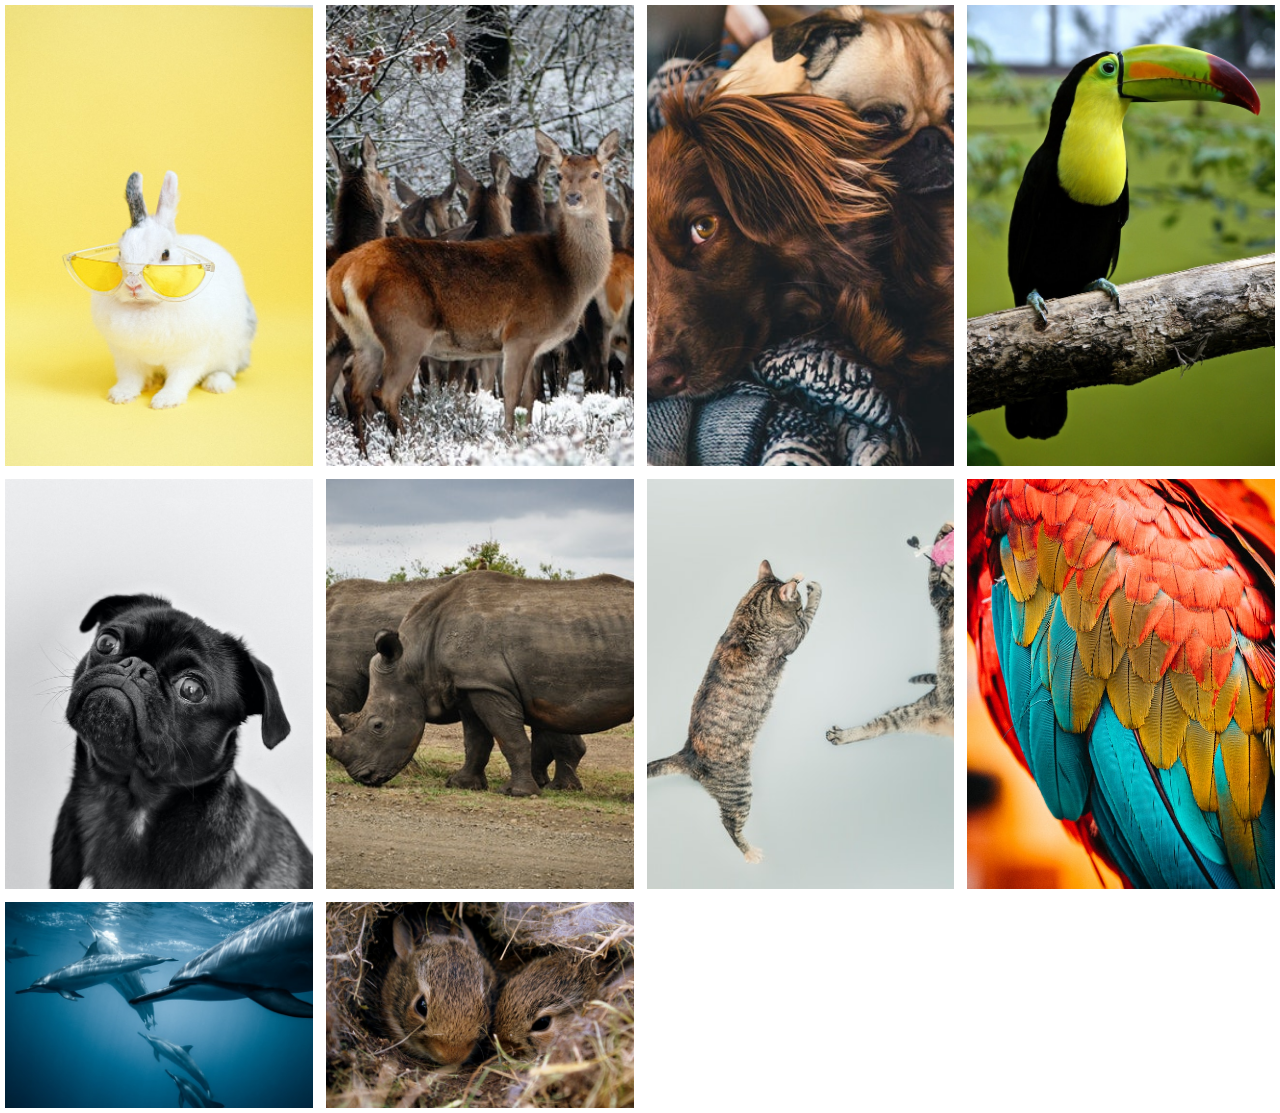
<file: Image Gallery PopUp/index.html>
<html lang="en">
<head>
    <meta charset="UTF-8">
    <meta http-equiv="X-UA-Compatible" content="IE=edge">
    <meta name="viewport" content="width=device-width, initial-scale=1.0">
    <title>Modal</title>
    <link rel="stylesheet" href="./styles.css">

</head>
<body>
    <div class="container">
        <div class="gallery">
            <div class="img-container">
                <img src="./small/pexels-anna-shvets-4588065.jpg" alt="1">
            </div>
            <div class="img-container">
                <img src="./small/pexels-anthony-139639.jpg" alt="2">
            </div>
            <div class="img-container">
                <img src="./small/pexels-burst-374825.jpg" alt="3">
            </div>
            <div class="img-container">
                <img src="./small/pexels-carlos-spitzer-17811.jpg" alt="4">
            </div>
            <div class="img-container">
                <img src="./small/pexels-charles-1851164.jpg" alt="5">
            </div>
            <div class="img-container">
                <img src="./small/pexels-frans-van-heerden-631292.jpg" alt="6">
            </div>
            <div class="img-container">
                <img src="./small/pexels-gratisography-4602.jpg" alt="7">
            </div>
            <div class="img-container">
                <img src="./small/pexels-jan-kopřiva-3614358.jpg" alt="8">
            </div>
            <div class="img-container">
                <img src="./small/pexels-jeremy-bishop-2422915.jpg" alt="9">
            </div>
            <div class="img-container">
                <img src="./small/pexels-jim-long-949859.jpg" alt="10">
            </div>
        </div>
        <div class="modal">
            <img src="./full/1.jpg" alt="1" class="full-img"> 
        </div>
    </div>

<script src="./script.js"></script>
    
</body>

</html>
</file>
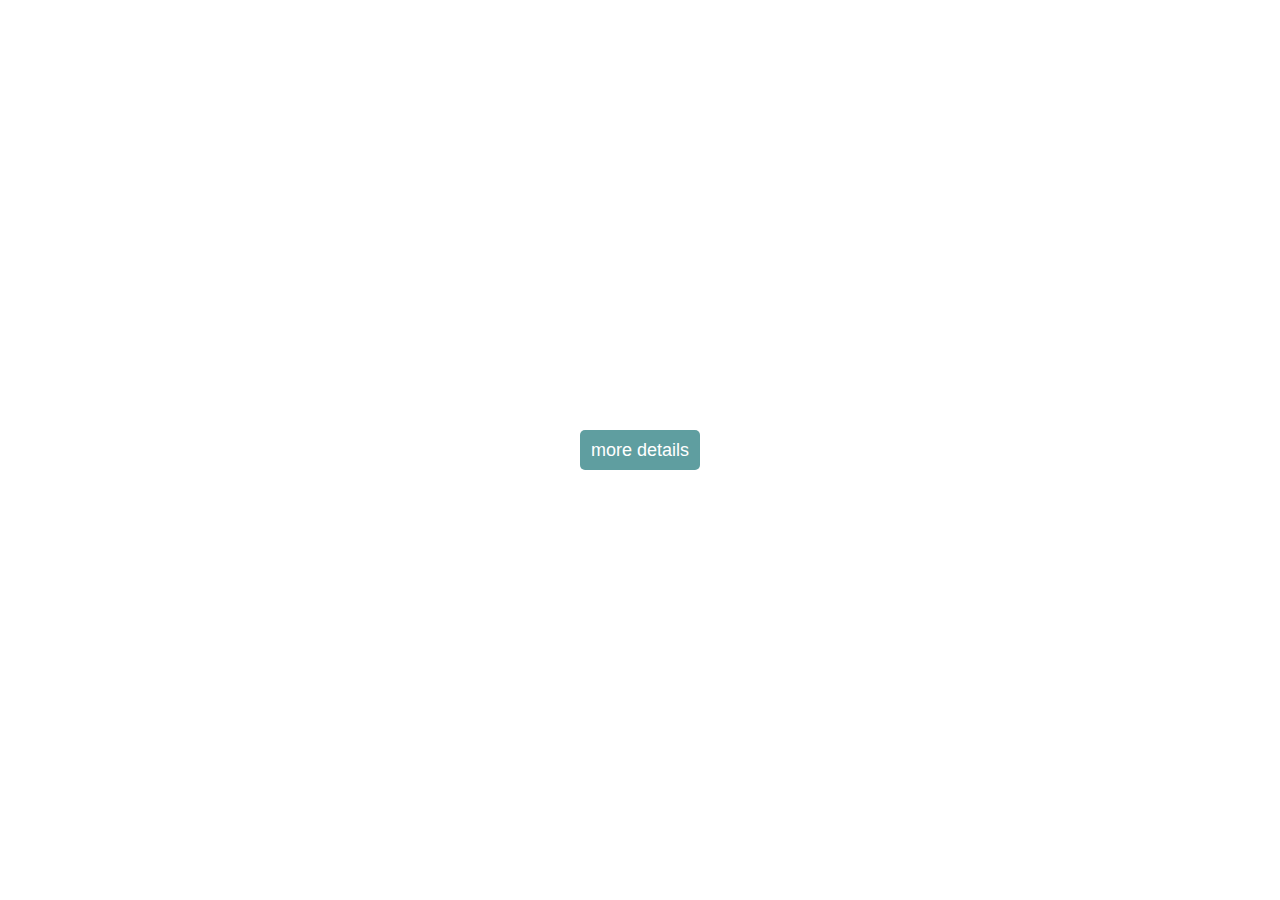
<file: Modal/index.html>
<html lang="en">
<head>
    <meta charset="UTF-8">
    <meta http-equiv="X-UA-Compatible" content="IE=edge">
    <meta name="viewport" content="width=device-width, initial-scale=1.0">
    <title>Modal</title>
    <link rel="stylesheet" href="./styles.css">

</head>
<body>
    <div class="container">
        <button class="modal-button">more details</button>
        <div class="modal-container"> 
            <div class="modal">
                <h1>dummy text</h1>
                <p>Lorem ipsum dolor sit amet consectetur, adipisicing elit. Dolorum nobis quis porro omnis laudantium architecto placeat eligendi! Veniam voluptates qui dolorum consequuntur. Earum alias ea ipsam eos, voluptatum vero non?</p>
                <button class="modal-close">close</button>
            </div>
        </div>
    </div>

<script src="./script.js"></script>
    
</body>

</html>
</file>
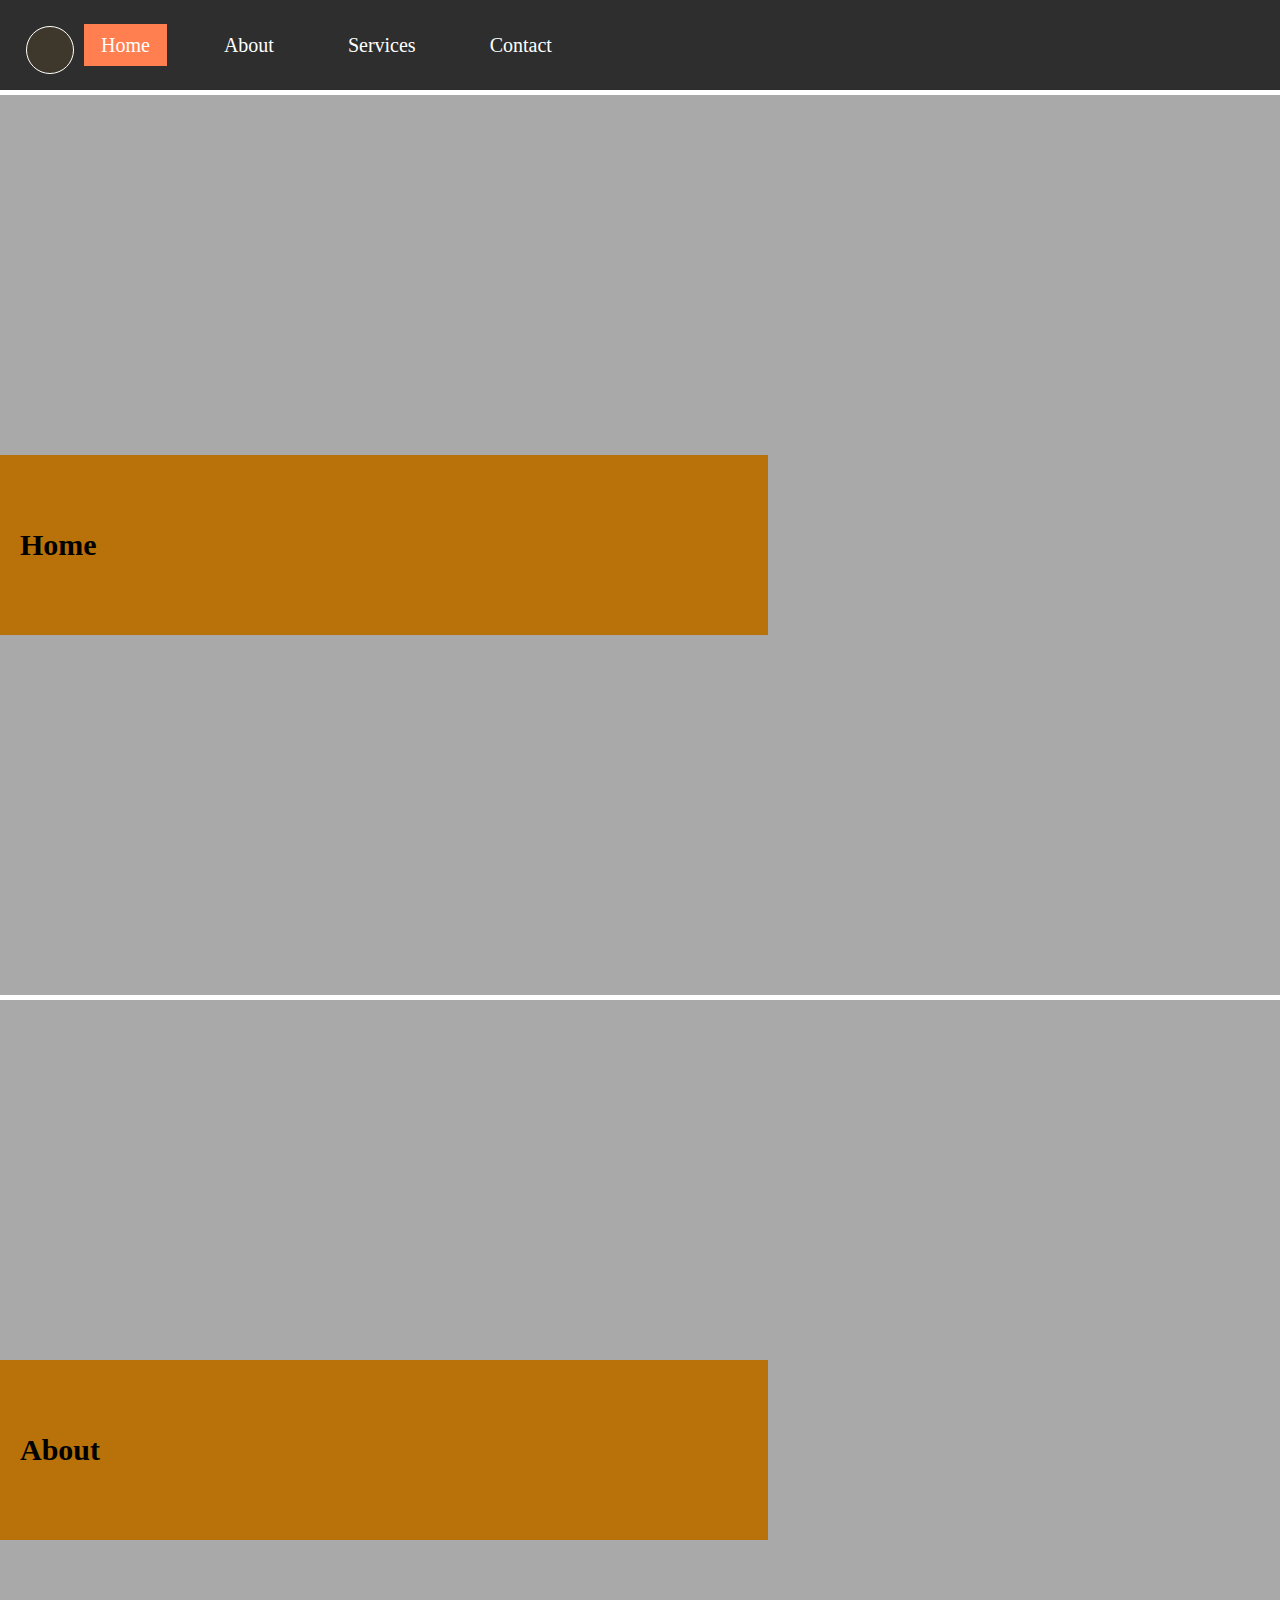
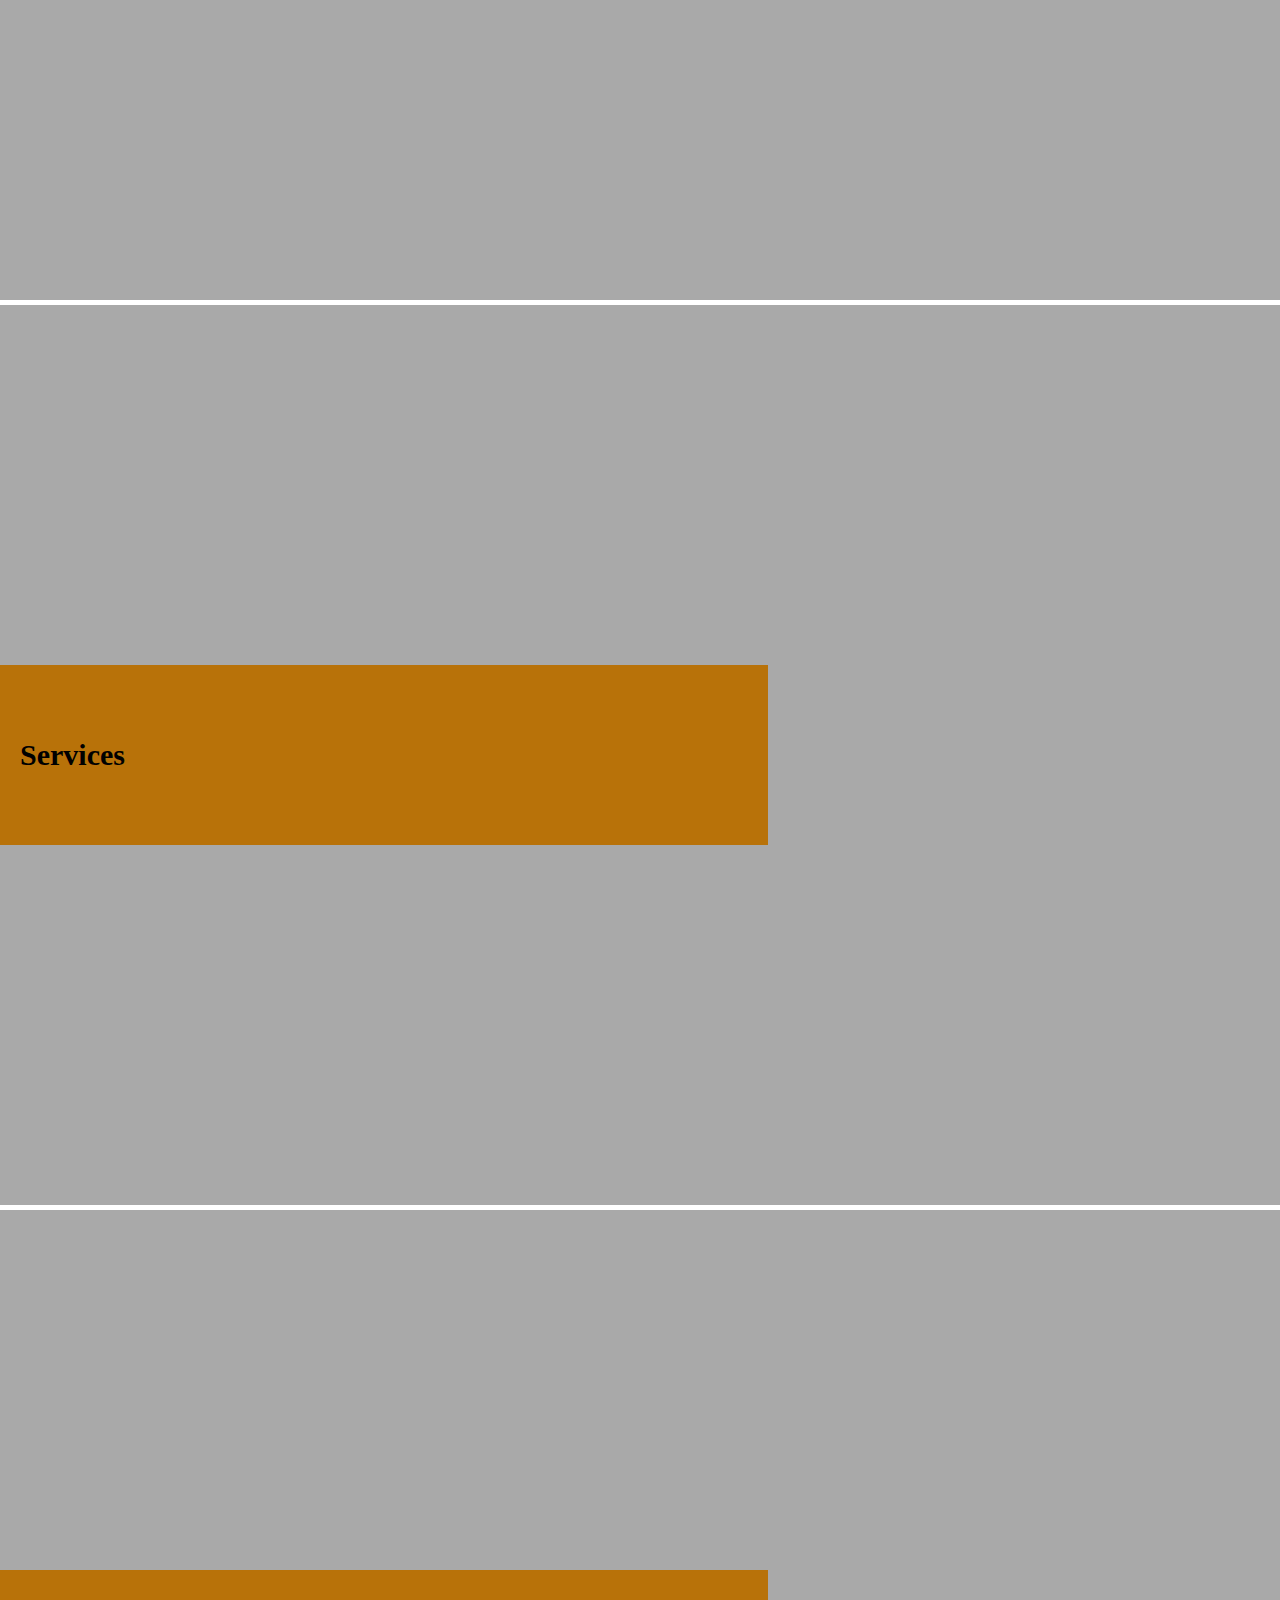
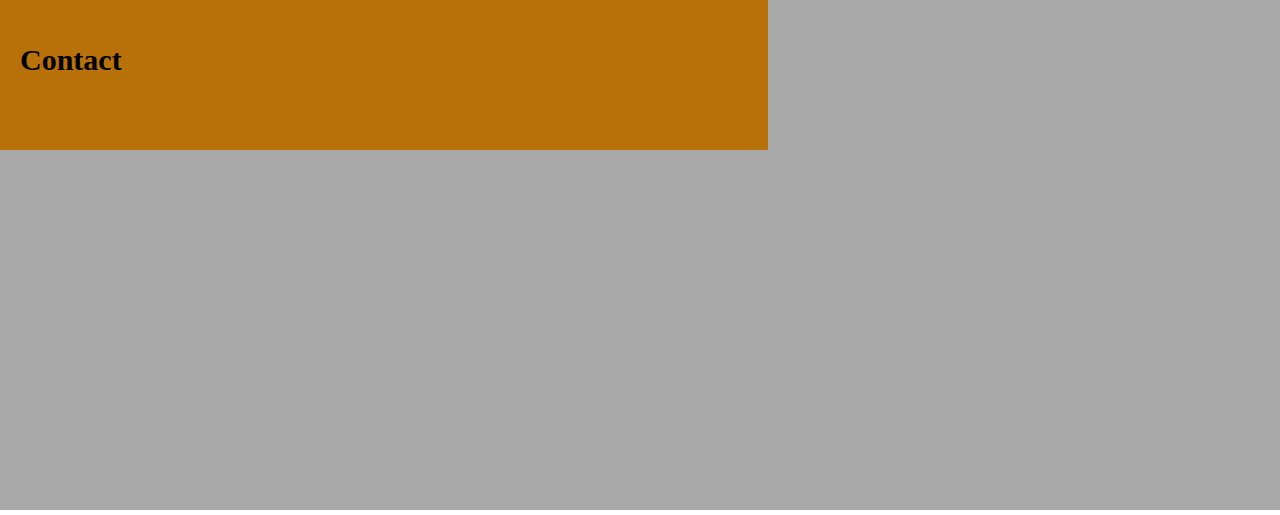
<file: Navbar Effect/index.html>
<html lang="en">
<head>
    <meta charset="UTF-8">
    <meta http-equiv="X-UA-Compatible" content="IE=edge">
    <meta name="viewport" content="width=device-width, initial-scale=1.0">
    <title>Modal</title>
    <link rel="stylesheet" href="./styles.css">

</head>
<body>
    <div class="cursor"></div>
    <header class="header">
        <nav class="navbar">
            <ul>
                <li><a data-page="home" href="#home">Home</a></li>
                <li><a data-page="about" href="#about">About</a></li>
                <li><a data-page="services" href="#services">Services</a></li>
                <li><a data-page="contact" href="#contact">Contact</a></li>
                <div class="nav-color"></div>
            </ul>
        </nav>
    </header>

    <main>
        <section data-index="0" class="home" id="home">
            <div class="main-content">Home</div>
        </section>

        <section data-index="1" class="about" id="about">
            <div class="main-content">About</div>
        </section>

        <section data-index="2" class="services" id="services">
            <div class="main-content">Services</div>
        </section>

        <section data-index="3" class="contact" id="contact">
            <div class="main-content">Contact</div>
        </section>
    </main>
    
    <script src="./script.js"></script>
    
</body>

</html>
</file>
<file: Image Gallery PopUp/styles.css>
* {
  box-sizing: border-box;
  margin: 0;
  padding: 0;
}
/* 
.container {
  min-height: 100vh;
  width: 100%;
  display: flex;
  align-items: center;
  justify-content: center;
} */

.gallery{
  display: grid;
  grid-template-columns: repeat(auto-fit, minmax(300px, 1fr));
  gap: 3px;
}

.img-container img{
  width: 100%;
  height: 100%;
  object-fit: cover;
  cursor: pointer;
  padding: 5px; 
}

.modal{
  background-color: rgba(75, 75, 75, 0.795);
  position: fixed;
  top: 0;
  left: 0;
  height: 100%;
  width: 100%;
  visibility: hidden;
  display: flex;
  align-items: center;
  justify-content: center;
}

.full-img{
  height: 85%;
}


.modal.open{
  visibility: visible;
}
</file>
<file: Modal/styles.css>
* {
  box-sizing: border-box;
  margin: 0;
  padding: 0;
}

.container {
  min-height: 100vh;
  width: 100%;
  display: flex;
  align-items: center;
  justify-content: center;
}

.modal-button,
.modal-close {
  border-radius: 5px;
  background-color: cadetblue;
  color: white;
  font-size: 18px;
  border-style: none;
  width: 120px;
  height: 40px;
}

.modal-container {
  display: flex;
  align-items: center;
  justify-content: center;
  background-color: rgba(100, 100, 100, 0.479);
  height: 100vh;
  width: 100vw;
  position: fixed;
  top: 0;
  left: 0;
  opacity: 0;
  pointer-events: none;
}

h2,
p,
.modal-close {
  margin: 10px;
}

.modal {
  width: 600px;
  height: 200px;
  border-radius: 5px;
  background-color: white;
  padding: 10px;
}

.show {
  opacity: 1;
  pointer-events: auto;
}
</file>
<file: Navbar Effect/styles.css>
* {
  box-sizing: border-box;
  margin: 0;
  padding: 0;
  cursor: none;
}

html {
  scroll-behavior: smooth;
}

.cursor {
  width: 3rem;
  height: 3rem;
  border: solid 1px white;
  border-radius: 50%;
  position: absolute;
  backdrop-filter: sepia(100%);
  transform: translate(-50%, -50%);
  transform-origin: 100% 100%;
  pointer-events: none;
  top: 50;
  left: 50;
  z-index: 2;
}

.cursor-grow {
  transform: scale(2);
  backdrop-filter: none;
}

.header {
  position: sticky;
  top: 0;
  background-color: rgb(46, 46, 46);
  z-index: 1;
}

.navbar {
  margin: auto;
  width: 90%;
  min-height: 10vh;
  line-height: 10vh;
}

.navbar ul {
  display: flex;
  justify-content: flex-start;
  align-items: center;
  font-size: 20px;
}

.navbar ul li {
  margin: 0 20px;
  list-style: none;
}

a {
  color: white;
  text-decoration: none;
  padding: 10px 17px;
}

section {
  min-height: 100vh;
  margin: 5px 0px;
  display: flex;
  justify-content: flex-start;
  align-items: center;
  background-color: rgba(151, 151, 151, 0.822);
}

section .main-content {
  height: 20vh;
  width: 60%;
  display: flex;
  align-items: center;
  padding-left: 20px;
  font-size: 30px;
  font-weight: bold;
  background-color: rgb(184, 114, 9);
}
.nav-color {
  position: absolute;
  z-index: -10;
  background-color: coral;
}

.go-orange {
  color: rgb(184, 114, 9);
}
</file>
